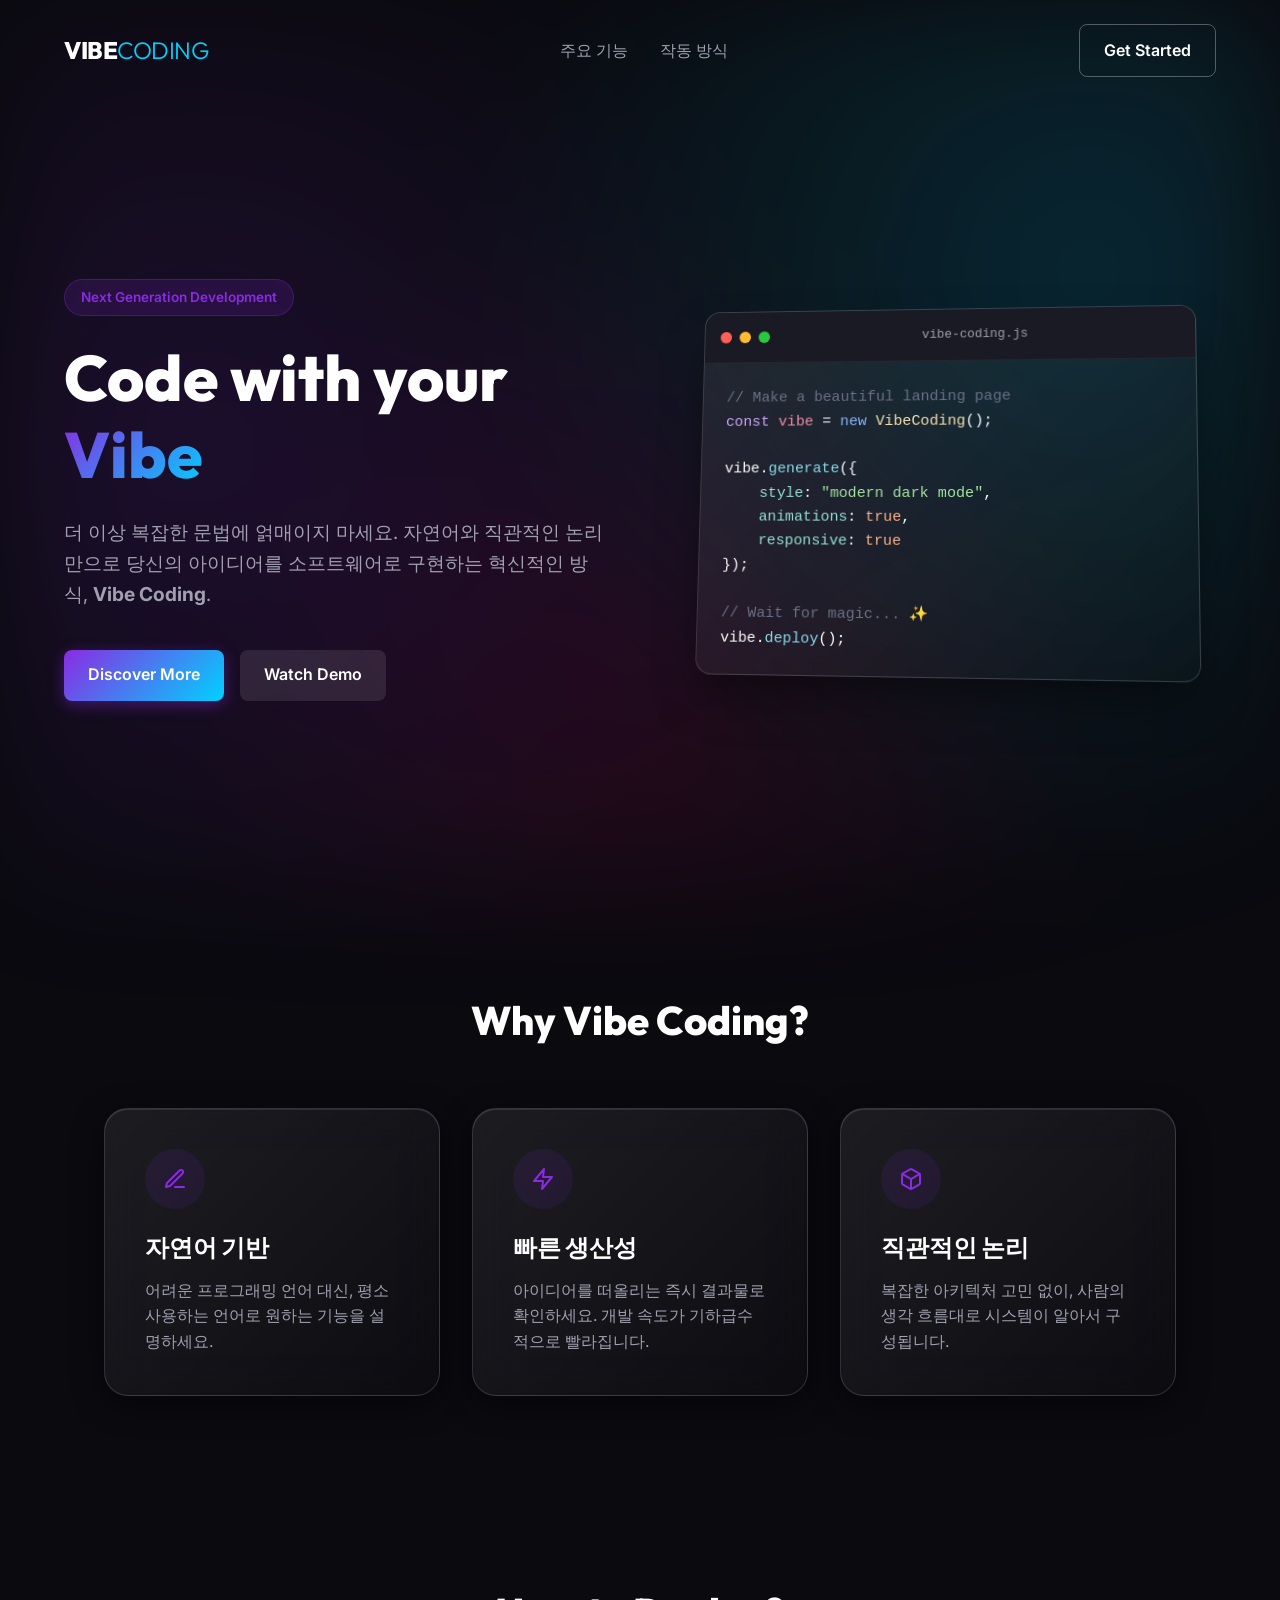
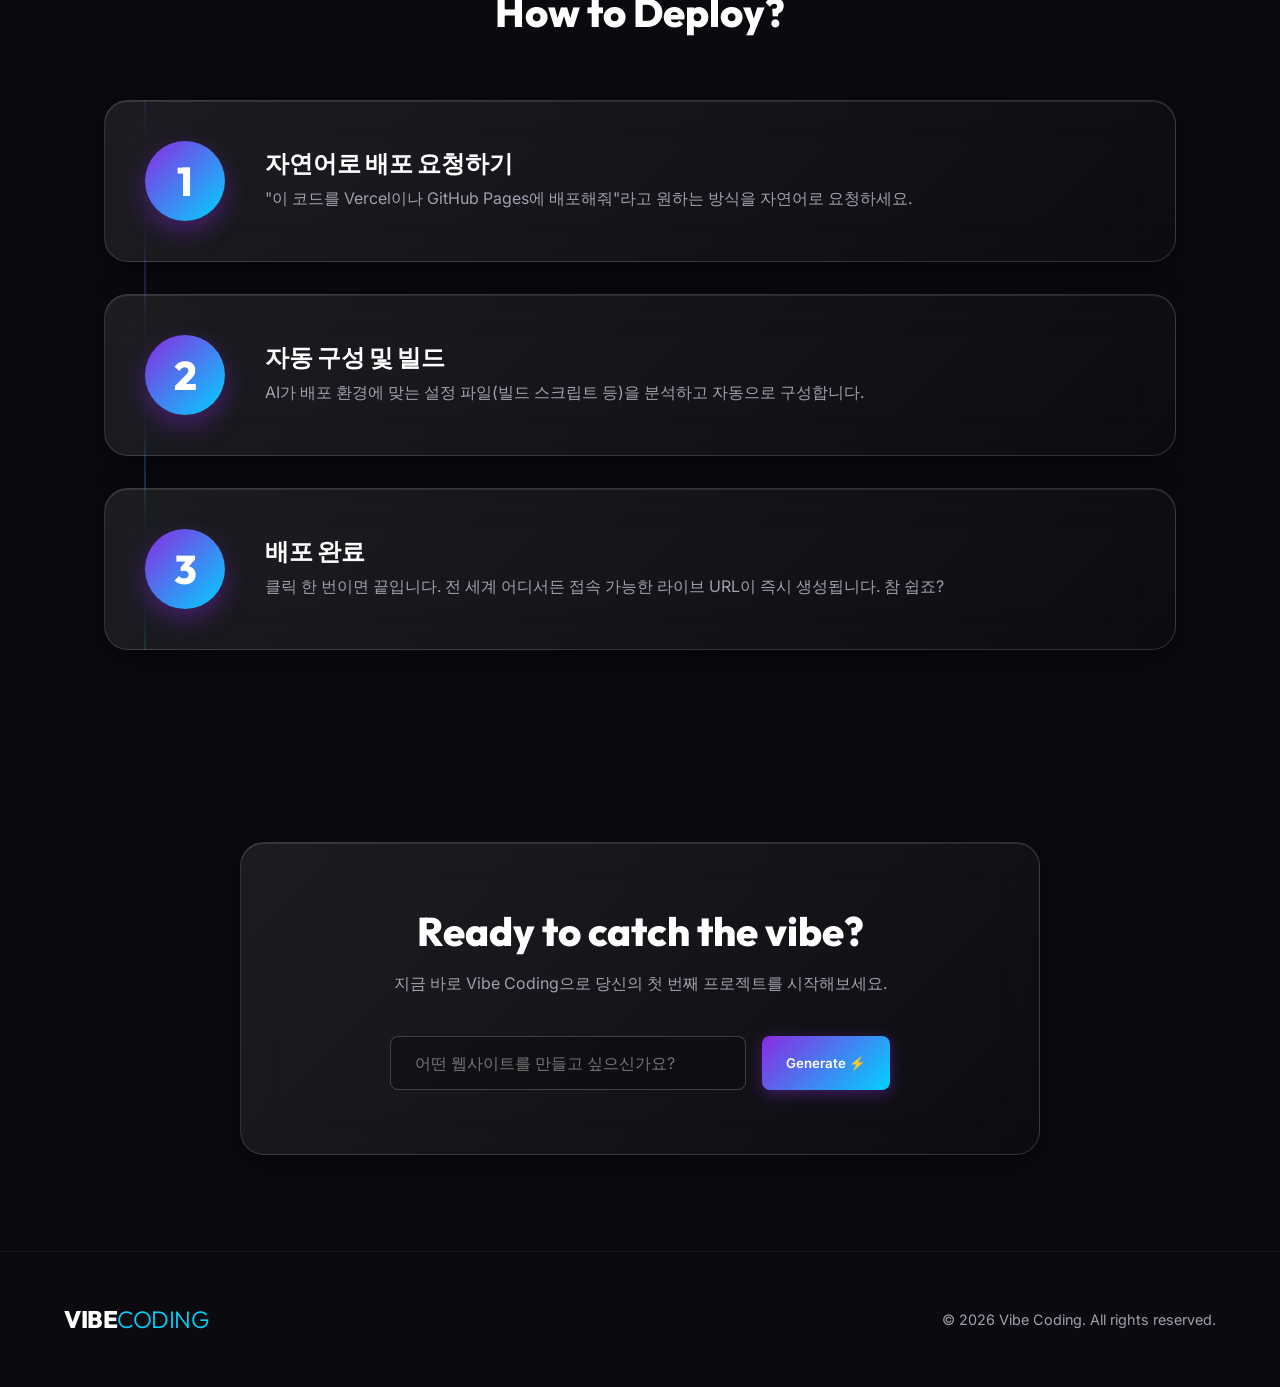
<file: index.html>
<!DOCTYPE html>
<html lang="ko">
<head>
    <meta charset="UTF-8">
    <meta name="viewport" content="width=device-width, initial-scale=1.0">
    <title>Vibe Coding | 코딩의 새로운 패러다임</title>
    <meta name="description" content="Vibe Coding은 자연어와 직관적인 논리로 소프트웨어를 개발하는 새로운 접근 방식입니다. 코딩의 미래를 경험해보세요.">
    
    <!-- Google Fonts -->
    <link rel="preconnect" href="https://fonts.googleapis.com">
    <link rel="preconnect" href="https://fonts.gstatic.com" crossorigin>
    <link href="https://fonts.googleapis.com/css2?family=Outfit:wght@300;400;600;800&family=Inter:wght@400;500;700&display=swap" rel="stylesheet">
    
    <link rel="stylesheet" href="style.css">
</head>
<body>
    <div class="blob-bg"></div>
    
    <nav class="navbar">
        <div class="logo">VIBE<span>CODING</span></div>
        <ul class="nav-links">
            <li><a href="#features">주요 기능</a></li>
            <li><a href="#how-it-works">작동 방식</a></li>
        </ul>
        <a href="#get-started" class="btn btn-outline">Get Started</a>
    </nav>

    <main>
        <!-- Hero Section -->
        <section class="hero">
            <div class="hero-content">
                <div class="badge">Next Generation Development</div>
                <h1 class="glitch-title" data-text="Code with your Vibe">Code with your <span class="gradient-text">Vibe</span></h1>
                <p class="hero-subtitle">
                    더 이상 복잡한 문법에 얽매이지 마세요. 자연어와 직관적인 논리만으로 당신의 아이디어를 소프트웨어로 구현하는 혁신적인 방식, <strong>Vibe Coding</strong>.
                </p>
                <div class="hero-actions">
                    <a href="#features" class="btn btn-primary">Discover More</a>
                    <a href="#demo" class="btn btn-secondary">Watch Demo</a>
                </div>
            </div>
            <div class="hero-visual">
                <div class="code-window glass">
                    <div class="window-header">
                        <span class="dot red"></span>
                        <span class="dot yellow"></span>
                        <span class="dot green"></span>
                        <span class="title">vibe-coding.js</span>
                    </div>
                    <div class="window-body">
                        <pre><code><span class="comment">// Make a beautiful landing page</span>
<span class="keyword">const</span> <span class="variable">vibe</span> = <span class="function">new</span> <span class="class">VibeCoding</span>();

vibe.<span class="method">generate</span>({
    <span class="property">style</span>: <span class="string">"modern dark mode"</span>,
    <span class="property">animations</span>: <span class="boolean">true</span>,
    <span class="property">responsive</span>: <span class="boolean">true</span>
});

<span class="comment">// Wait for magic... ✨</span>
vibe.<span class="method">deploy</span>();</code></pre>
                    </div>
                </div>
            </div>
        </section>

        <!-- Features Section -->
        <section id="features" class="features">
            <h2 class="section-title">Why Vibe Coding?</h2>
            <div class="features-grid">
                <div class="feature-card glass">
                    <div class="icon-wrapper">
                        <svg width="24" height="24" viewBox="0 0 24 24" fill="none" stroke="currentColor" stroke-width="2" stroke-linecap="round" stroke-linejoin="round"><path d="M12 20h9"></path><path d="M16.5 3.5a2.121 2.121 0 0 1 3 3L7 19l-4 1 1-4L16.5 3.5z"></path></svg>
                    </div>
                    <h3>자연어 기반</h3>
                    <p>어려운 프로그래밍 언어 대신, 평소 사용하는 언어로 원하는 기능을 설명하세요.</p>
                </div>
                <div class="feature-card glass">
                    <div class="icon-wrapper">
                        <svg width="24" height="24" viewBox="0 0 24 24" fill="none" stroke="currentColor" stroke-width="2" stroke-linecap="round" stroke-linejoin="round"><path d="M13 2L3 14h9l-1 8 10-12h-9l1-8z"></path></svg>
                    </div>
                    <h3>빠른 생산성</h3>
                    <p>아이디어를 떠올리는 즉시 결과물로 확인하세요. 개발 속도가 기하급수적으로 빨라집니다.</p>
                </div>
                <div class="feature-card glass">
                    <div class="icon-wrapper">
                        <svg width="24" height="24" viewBox="0 0 24 24" fill="none" stroke="currentColor" stroke-width="2" stroke-linecap="round" stroke-linejoin="round"><path d="M21 16V8a2 2 0 0 0-1-1.73l-7-4a2 2 0 0 0-2 0l-7 4A2 2 0 0 0 3 8v8a2 2 0 0 0 1 1.73l7 4a2 2 0 0 0 2 0l7-4A2 2 0 0 0 21 16z"></path><polyline points="3.27 6.96 12 12.01 20.73 6.96"></polyline><line x1="12" y1="22.08" x2="12" y2="12"></line></svg>
                    </div>
                    <h3>직관적인 논리</h3>
                    <p>복잡한 아키텍처 고민 없이, 사람의 생각 흐름대로 시스템이 알아서 구성됩니다.</p>
                </div>
            </div>
        </section>
        
        <!-- How it Works / Deploy Section -->
        <section id="how-it-works" class="how-it-works">
            <h2 class="section-title">How to Deploy?</h2>
            <div class="steps-container">
                <div class="step-card glass">
                    <div class="step-number">1</div>
                    <div>
                        <h3>자연어로 배포 요청하기</h3>
                        <p>"이 코드를 Vercel이나 GitHub Pages에 배포해줘"라고 원하는 방식을 자연어로 요청하세요.</p>
                    </div>
                </div>
                <div class="step-card glass">
                    <div class="step-number">2</div>
                    <div>
                        <h3>자동 구성 및 빌드</h3>
                        <p>AI가 배포 환경에 맞는 설정 파일(빌드 스크립트 등)을 분석하고 자동으로 구성합니다.</p>
                    </div>
                </div>
                <div class="step-card glass">
                    <div class="step-number">3</div>
                    <div>
                        <h3>배포 완료</h3>
                        <p>클릭 한 번이면 끝입니다. 전 세계 어디서든 접속 가능한 라이브 URL이 즉시 생성됩니다. 참 쉽죠?</p>
                    </div>
                </div>
            </div>
        </section>

        <!-- CTA Section -->
        <section id="get-started" class="cta-section">
            <div class="cta-container glass">
                <h2>Ready to catch the vibe?</h2>
                <p>지금 바로 Vibe Coding으로 당신의 첫 번째 프로젝트를 시작해보세요.</p>
                <div class="input-group">
                    <input type="text" placeholder="어떤 웹사이트를 만들고 싶으신가요?">
                    <button class="btn btn-primary">Generate ⚡</button>
                </div>
            </div>
        </section>
    </main>

    <footer>
        <div class="footer-content">
            <div class="logo">VIBE<span>CODING</span></div>
            <p>&copy; 2026 Vibe Coding. All rights reserved.</p>
        </div>
    </footer>

    <script src="main.js"></script>
</body>
</html>
</file>
<file: style.css>
:root {
    /* Color Palette */
    --bg-dark: #0a0a0f;
    --bg-surface: rgba(20, 20, 30, 0.6);
    --text-primary: #ffffff;
    --text-secondary: #a0a0b0;
    
    /* Vibrant Accents */
    --accent-primary: #8a2be2;
    --accent-secondary: #00d2ff;
    --accent-tertiary: #ff007f;
    
    /* Gradients */
    --gradient-brand: linear-gradient(135deg, var(--accent-primary), var(--accent-secondary));
    --gradient-glow: radial-gradient(circle at center, rgba(138, 43, 226, 0.3) 0%, transparent 70%);
    
    /* Typography */
    --font-heading: 'Outfit', sans-serif;
    --font-body: 'Inter', sans-serif;
    --font-mono: 'Fira Code', monospace;
    
    /* Utils */
    --border-glass: 1px solid rgba(255, 255, 255, 0.1);
    --shadow-glass: 0 8px 32px 0 rgba(0, 0, 0, 0.37);
    --radius-lg: 24px;
    --radius-md: 16px;
    --radius-sm: 8px;
}

* {
    margin: 0;
    padding: 0;
    box-sizing: border-box;
}

body {
    background-color: var(--bg-dark);
    color: var(--text-primary);
    font-family: var(--font-body);
    line-height: 1.6;
    overflow-x: hidden;
    position: relative;
}

/* Background Effects */
.blob-bg {
    position: fixed;
    top: 0;
    left: 0;
    width: 100vw;
    height: 100vh;
    z-index: -1;
    background-image: 
        radial-gradient(circle at 15% 50%, rgba(138, 43, 226, 0.15) 0%, transparent 50%),
        radial-gradient(circle at 85% 30%, rgba(0, 210, 255, 0.15) 0%, transparent 50%),
        radial-gradient(circle at 50% 80%, rgba(255, 0, 127, 0.1) 0%, transparent 50%);
    filter: blur(60px);
    animation: pulse 15s ease-in-out infinite alternate;
}

@keyframes pulse {
    0% { transform: scale(1); }
    100% { transform: scale(1.1); }
}

/* Typography */
h1, h2, h3 {
    font-family: var(--font-heading);
    font-weight: 800;
    line-height: 1.2;
}

.gradient-text {
    background: var(--gradient-brand);
    -webkit-background-clip: text;
    -webkit-text-fill-color: transparent;
    background-clip: text;
}

/* Utilities */
.glass {
    background: linear-gradient(135deg, rgba(255, 255, 255, 0.08), rgba(255, 255, 255, 0.01));
    backdrop-filter: blur(24px);
    -webkit-backdrop-filter: blur(24px);
    border: 1px solid rgba(255, 255, 255, 0.15);
    box-shadow: 0 8px 32px 0 rgba(0, 0, 0, 0.4), inset 0 1px 0 rgba(255, 255, 255, 0.1);
}

/* Navbar */
.navbar {
    display: flex;
    justify-content: space-between;
    align-items: center;
    padding: 1.5rem 5%;
    position: fixed;
    top: 0;
    width: 100%;
    z-index: 100;
    transition: background 0.3s ease;
}

.navbar.scrolled {
    background: rgba(10, 10, 15, 0.8);
    backdrop-filter: blur(10px);
    border-bottom: var(--border-glass);
}

.logo {
    font-family: var(--font-heading);
    font-size: 1.5rem;
    font-weight: 800;
    letter-spacing: -0.5px;
}

.logo span {
    color: var(--accent-secondary);
    font-weight: 300;
}

.nav-links {
    display: flex;
    gap: 2rem;
    list-style: none;
}

.nav-links a {
    color: var(--text-secondary);
    text-decoration: none;
    font-weight: 500;
    transition: color 0.3s ease;
}

.nav-links a:hover {
    color: var(--text-primary);
}

/* Buttons */
.btn {
    display: inline-flex;
    align-items: center;
    justify-content: center;
    padding: 0.8rem 1.5rem;
    border-radius: var(--radius-sm);
    font-weight: 600;
    font-family: var(--font-body);
    text-decoration: none;
    cursor: pointer;
    transition: all 0.3s ease;
    border: none;
}

.btn-primary {
    background: var(--gradient-brand);
    color: white;
    box-shadow: 0 4px 15px rgba(138, 43, 226, 0.4);
}

.btn-primary:hover {
    transform: translateY(-2px);
    box-shadow: 0 6px 20px rgba(138, 43, 226, 0.6);
}

.btn-secondary {
    background: rgba(255, 255, 255, 0.1);
    color: white;
    backdrop-filter: blur(10px);
}

.btn-secondary:hover {
    background: rgba(255, 255, 255, 0.2);
}

.btn-outline {
    background: transparent;
    border: 1px solid rgba(255, 255, 255, 0.3);
    color: white;
}

.btn-outline:hover {
    border-color: white;
}

/* Hero Section */
.hero {
    min-height: 100vh;
    display: flex;
    align-items: center;
    justify-content: space-between;
    padding: 0 5%;
    padding-top: 80px;
    gap: 4rem;
}

.hero-content {
    flex: 1;
    max-width: 600px;
    opacity: 0;
    transform: translateY(30px);
    animation: fadeUp 0.8s ease forwards 0.2s;
}

@keyframes fadeUp {
    to {
        opacity: 1;
        transform: translateY(0);
    }
}

.badge {
    display: inline-block;
    padding: 0.4rem 1rem;
    background: rgba(138, 43, 226, 0.15);
    border: 1px solid rgba(138, 43, 226, 0.3);
    border-radius: 50px;
    font-size: 0.85rem;
    font-weight: 600;
    color: var(--accent-primary);
    margin-bottom: 1.5rem;
}

.glitch-title {
    font-size: 4rem;
    margin-bottom: 1.5rem;
}

.hero-subtitle {
    font-size: 1.2rem;
    color: var(--text-secondary);
    margin-bottom: 2.5rem;
}

.hero-actions {
    display: flex;
    gap: 1rem;
}

/* Code Window */
.hero-visual {
    flex: 1;
    display: flex;
    justify-content: center;
    perspective: 1000px;
    opacity: 0;
    animation: fadeIn 1s ease forwards 0.5s;
}

@keyframes fadeIn {
    to { opacity: 1; }
}

.code-window {
    width: 100%;
    max-width: 500px;
    border-radius: var(--radius-md);
    box-shadow: 0 25px 50px -12px rgba(0, 0, 0, 0.5);
    overflow: hidden;
    transform: rotateY(-5deg) rotateX(5deg);
    transition: transform 0.5s ease;
}

.code-window:hover {
    transform: rotateY(0) rotateX(0) scale(1.02);
}

.window-header {
    background: #1a1a24;
    padding: 1rem;
    display: flex;
    align-items: center;
    gap: 8px;
    border-bottom: 1px solid rgba(255, 255, 255, 0.05);
}

.dot {
    width: 12px;
    height: 12px;
    border-radius: 50%;
}
.dot.red { background: #ff5f56; }
.dot.yellow { background: #ffbd2e; }
.dot.green { background: #27c93f; }

.window-header .title {
    margin-left: auto;
    margin-right: auto;
    font-family: var(--font-mono);
    font-size: 0.8rem;
    color: var(--text-secondary);
}

.window-body {
    padding: 1.5rem;
    font-family: var(--font-mono);
    font-size: 0.95rem;
    overflow-x: auto;
}

/* Syntax Highlighting */
.comment { color: #6c7086; }
.keyword { color: #cba6f7; }
.variable { color: #f38ba8; }
.function { color: #89b4fa; }
.class { color: #f9e2af; }
.method { color: #89dceb; }
.property { color: #94e2d5; }
.string { color: #a6e3a1; }
.boolean { color: #fab387; }

/* Features Section */
.features {
    padding: 6rem 5%;
    max-width: 1200px;
    margin: 0 auto;
}

.section-title {
    font-size: 2.5rem;
    text-align: center;
    margin-bottom: 4rem;
}

.features-grid {
    display: grid;
    grid-template-columns: repeat(auto-fit, minmax(300px, 1fr));
    gap: 2rem;
}

.feature-card {
    padding: 2.5rem;
    border-radius: var(--radius-lg);
    transition: transform 0.3s ease, box-shadow 0.3s ease;
    opacity: 0;
    transform: translateY(30px);
}

.feature-card.visible {
    opacity: 1;
    transform: translateY(0);
    transition: opacity 0.6s ease, transform 0.6s ease;
}

.feature-card:hover {
    transform: translateY(-10px);
    border-color: rgba(138, 43, 226, 0.3);
    box-shadow: 0 15px 30px rgba(0, 0, 0, 0.2), inset 0 0 20px rgba(138, 43, 226, 0.05);
}

.icon-wrapper {
    width: 60px;
    height: 60px;
    border-radius: 50%;
    background: rgba(138, 43, 226, 0.1);
    display: flex;
    align-items: center;
    justify-content: center;
    color: var(--accent-primary);
    margin-bottom: 1.5rem;
}

.feature-card h3 {
    font-size: 1.5rem;
    margin-bottom: 1rem;
}

.feature-card p {
    color: var(--text-secondary);
}

/* How it works Section */
.how-it-works {
    padding: 6rem 5%;
    max-width: 1200px;
    margin: 0 auto;
}

.steps-container {
    display: flex;
    flex-direction: column;
    gap: 2rem;
    position: relative;
}

.steps-container::before {
    content: '';
    position: absolute;
    left: 40px;
    top: 0;
    bottom: 0;
    width: 2px;
    background: linear-gradient(to bottom, var(--accent-primary), var(--accent-secondary));
    opacity: 0.3;
}

.step-card {
    display: flex;
    align-items: center;
    gap: 2.5rem;
    padding: 2.5rem;
    border-radius: var(--radius-lg);
    opacity: 0;
    transform: translateX(-30px);
}

.step-card.visible {
    opacity: 1;
    transform: translateX(0);
    transition: opacity 0.6s ease, transform 0.6s ease;
}

.step-number {
    width: 80px;
    height: 80px;
    flex-shrink: 0;
    background: var(--gradient-brand);
    border-radius: 50%;
    display: flex;
    align-items: center;
    justify-content: center;
    font-family: var(--font-heading);
    font-size: 2.5rem;
    font-weight: 800;
    color: white;
    box-shadow: 0 10px 25px rgba(138, 43, 226, 0.4);
    z-index: 1;
}

.step-card h3 {
    font-size: 1.5rem;
    margin-bottom: 0.5rem;
}

.step-card p {
    color: var(--text-secondary);
}

/* CTA Section */
.cta-section {
    padding: 6rem 5%;
    display: flex;
    justify-content: center;
}

.cta-container {
    width: 100%;
    max-width: 800px;
    padding: 4rem 2rem;
    border-radius: var(--radius-lg);
    text-align: center;
}

.cta-container h2 {
    font-size: 2.5rem;
    margin-bottom: 1rem;
}

.cta-container p {
    color: var(--text-secondary);
    margin-bottom: 2.5rem;
}

.input-group {
    display: flex;
    gap: 1rem;
    max-width: 500px;
    margin: 0 auto;
}

.input-group input {
    flex: 1;
    padding: 1rem 1.5rem;
    border-radius: var(--radius-sm);
    border: 1px solid rgba(255, 255, 255, 0.2);
    background: rgba(0, 0, 0, 0.2);
    color: white;
    font-family: var(--font-body);
    font-size: 1rem;
}

.input-group input:focus {
    outline: none;
    border-color: var(--accent-primary);
}

/* Footer */
footer {
    padding: 3rem 5%;
    border-top: 1px solid rgba(255, 255, 255, 0.05);
}

.footer-content {
    display: flex;
    justify-content: space-between;
    align-items: center;
    max-width: 1200px;
    margin: 0 auto;
}

.footer-content p {
    color: var(--text-secondary);
    font-size: 0.9rem;
}

/* Responsive */
@media (max-width: 768px) {
    .steps-container::before {
        left: 30px;
    }
    .step-card {
        flex-direction: column;
        text-align: center;
        gap: 1.5rem;
    }
    .step-number {
        width: 60px;
        height: 60px;
        font-size: 2rem;
    }
}

@media (max-width: 900px) {
    .hero {
        flex-direction: column;
        text-align: center;
        padding-top: 120px;
    }
    
    .hero-content {
        align-items: center;
        display: flex;
        flex-direction: column;
    }
    
    .hero-actions {
        justify-content: center;
    }
    
    .glitch-title {
        font-size: 3rem;
    }
}

@media (max-width: 600px) {
    .nav-links {
        display: none;
    }
    
    .input-group {
        flex-direction: column;
    }
    
    .footer-content {
        flex-direction: column;
        gap: 1rem;
    }
}
</file>
